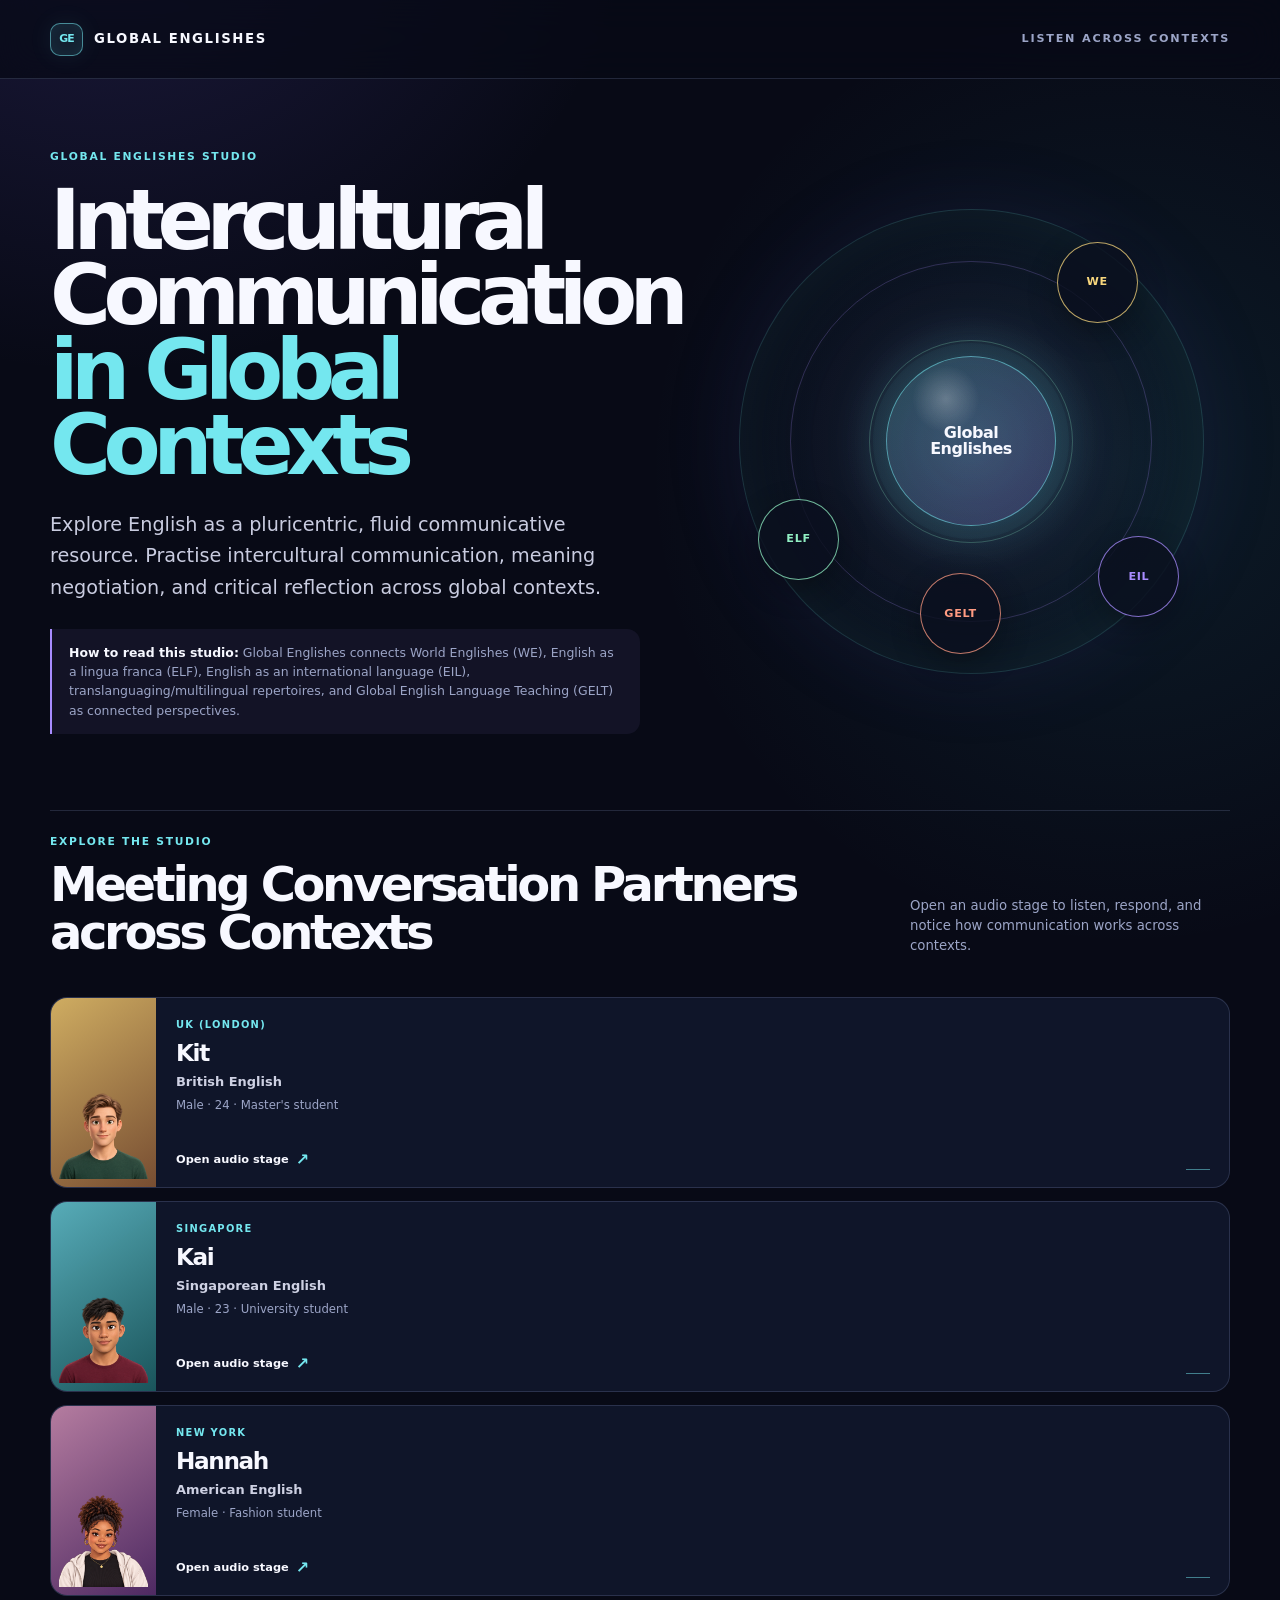
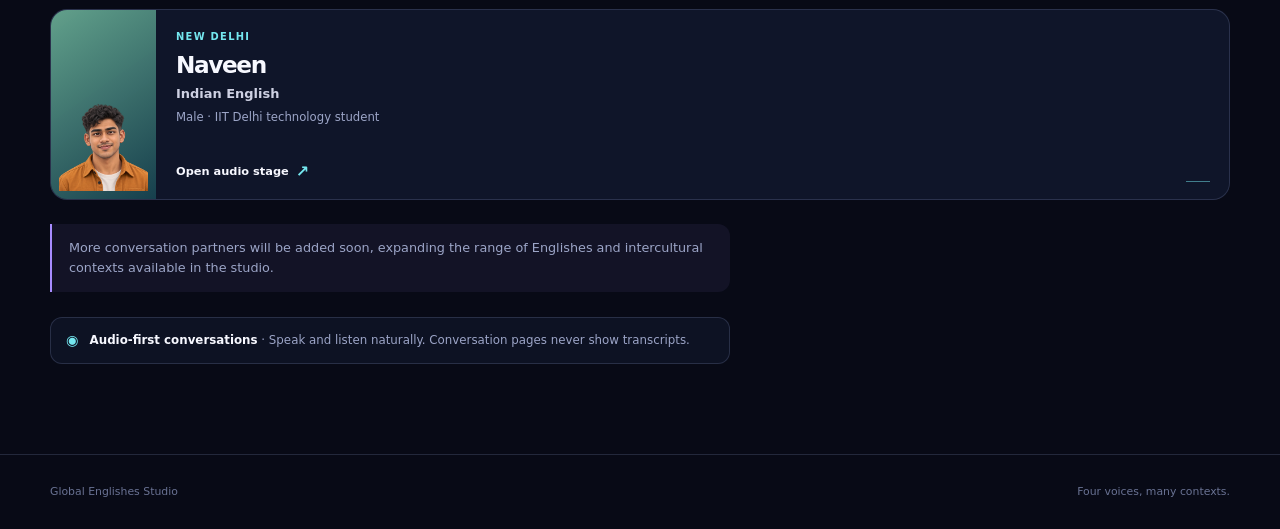
<file: apps/model1_web/static/index.html>
<!doctype html>
<html lang="en">
<head>
  <meta charset="utf-8">
  <meta name="viewport" content="width=device-width, initial-scale=1">
  <meta name="description" content="Explore Global Englishes through four audio-first learning personas.">
  <title>Global Englishes</title>
  <link rel="stylesheet" href="styles.css">
  <script src="portal.js" defer></script>
</head>
<body>
  <a class="skip-link" href="#main-content">Skip to conversation partners</a>

  <header class="site-header">
    <div class="shell header-inner">
      <a class="wordmark" href="./" aria-label="Global Englishes home">
        <span class="wordmark-mark" aria-hidden="true">GE</span>
        <span>Global Englishes</span>
      </a>
      <p class="header-tagline">Listen across contexts</p>
    </div>
  </header>

  <main id="main-content">
    <section class="hero shell" aria-labelledby="page-title">
      <div class="hero-copy">
        <p class="eyebrow">Global Englishes Studio</p>
        <h1 id="page-title" aria-label="Intercultural Communication in Global Contexts">Intercultural Communication <span>in Global Contexts</span></h1>
        <p class="hero-intro">
          Explore English as a pluricentric, fluid communicative resource. Practise
          intercultural communication, meaning negotiation, and critical reflection
          across global contexts.
        </p>
        <p class="category-note">
          <strong>How to read this studio:</strong> Global Englishes connects World Englishes
          (WE), English as a lingua franca (ELF), English as an international language (EIL),
          translanguaging/multilingual repertoires, and Global English Language Teaching
          (GELT) as connected perspectives.
        </p>
      </div>
      <div class="hero-orbit" aria-hidden="true">
        <span class="orbit orbit-we">WE</span>
        <span class="orbit orbit-elf">ELF</span>
        <span class="orbit orbit-eil">EIL</span>
        <span class="orbit orbit-gelt">GELT</span>
        <span class="orbit-center">Global<br>Englishes</span>
      </div>
    </section>

    <section class="portal shell" aria-labelledby="explore-heading">
      <div class="section-heading">
        <div>
          <p class="eyebrow">Explore the studio</p>
          <h2 id="explore-heading">Meeting Conversation Partners across Contexts</h2>
        </div>
        <p class="section-description">Open an audio stage to listen, respond, and notice how communication works across contexts.</p>
      </div>

      <div class="persona-grid" aria-label="Global Englishes conversation partners">
        <a class="persona-card" data-persona-id="deepgram_kit" href="/personas/deepgram-kit/">
          <img class="persona-card-image card-image-kit" src="./avatars/kit.png" alt="">
          <span class="persona-card-content">
            <span class="persona-location">UK (London)</span>
            <span class="persona-name">Kit</span>
            <span class="persona-variety">British English</span>
            <span class="persona-context">Male · 24 · Master's student</span>
            <span class="persona-link">Open audio stage <span aria-hidden="true">↗</span></span>
          </span>
        </a>
        <a class="persona-card" data-persona-id="deepgram_kai" href="/personas/deepgram-kai/">
          <img class="persona-card-image card-image-kai" src="./avatars/kai.png" alt="">
          <span class="persona-card-content">
            <span class="persona-location">Singapore</span>
            <span class="persona-name">Kai</span>
            <span class="persona-variety">Singaporean English</span>
            <span class="persona-context">Male · 23 · University student</span>
            <span class="persona-link">Open audio stage <span aria-hidden="true">↗</span></span>
          </span>
        </a>
        <a class="persona-card" data-persona-id="deepgram_hannah" href="/personas/deepgram-hannah/">
          <img class="persona-card-image card-image-hannah" src="./avatars/hannah.png" alt="">
          <span class="persona-card-content">
            <span class="persona-location">New York</span>
            <span class="persona-name">Hannah</span>
            <span class="persona-variety">American English</span>
            <span class="persona-context">Female · Fashion student</span>
            <span class="persona-link">Open audio stage <span aria-hidden="true">↗</span></span>
          </span>
        </a>
        <a class="persona-card" data-persona-id="deepgram_naveen" href="/personas/deepgram-naveen/">
          <img class="persona-card-image card-image-naveen" src="./avatars/naveen.png" alt="">
          <span class="persona-card-content">
            <span class="persona-location">New Delhi</span>
            <span class="persona-name">Naveen</span>
            <span class="persona-variety">Indian English</span>
            <span class="persona-context">Male · IIT Delhi technology student</span>
            <span class="persona-link">Open audio stage <span aria-hidden="true">↗</span></span>
          </span>
        </a>
      </div>

      <p class="coming-soon-note">More conversation partners will be added soon, expanding the range of Englishes and intercultural contexts available in the studio.</p>

      <p class="audio-note" role="note"><span class="audio-note-icon" aria-hidden="true">◉</span><span><strong>Audio-first conversations</strong> · Speak and listen naturally. Conversation pages never show transcripts.</span></p>
    </section>
  </main>

  <footer class="site-footer">
    <div class="shell footer-inner">
      <p>Global Englishes Studio</p>
      <p>Four voices, many contexts.</p>
    </div>
  </footer>
</body>
</html>
</file>
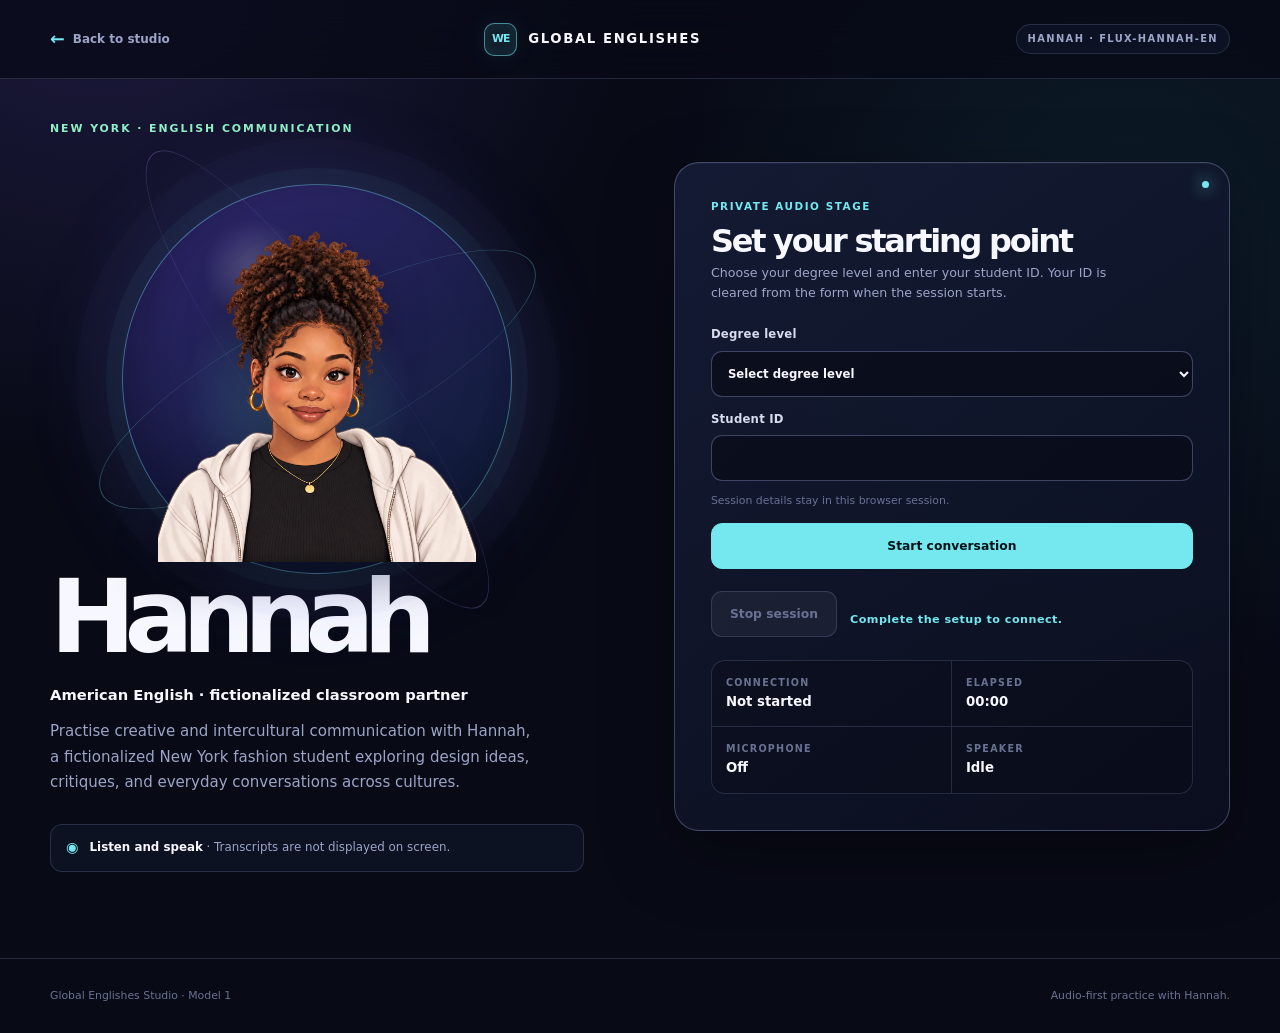
<file: apps/model1_web/static/personas/deepgram-hannah/index.html>
<!doctype html>
<html lang="en-US">
<head>
  <meta charset="utf-8">
  <meta name="viewport" content="width=device-width, initial-scale=1">
  <meta name="description" content="Audio-first conversation practice with Hannah in American English.">
  <title>Hannah · Global Englishes</title>
  <link rel="stylesheet" href="../../styles.css">
  <script src="../../persona.js" defer></script>
</head>
<body data-persona-id="deepgram_hannah" data-display-name="Hannah" data-voice-id="flux-hannah-en" data-input-sample-rate="48000" data-apps-script-url="" data-model-id="model_1_deepgram_agent">
  <a class="skip-link" href="#session-panel">Skip to session controls</a>

  <header class="site-header persona-header">
    <div class="shell header-inner">
      <a class="back-link" href="../../index.html"><span aria-hidden="true">←</span> Back to studio</a>
      <a class="wordmark" href="../../index.html" aria-label="Global Englishes home">
        <span class="wordmark-mark" aria-hidden="true">WE</span>
        <span>Global Englishes</span>
      </a>
      <span class="voice-label">Hannah · flux-hannah-en</span>
    </div>
  </header>

  <main id="main-content" class="shell conversation-page">
    <div class="audio-stage">
      <section class="identity-panel" aria-labelledby="page-title">
        <p class="identity-kicker">New York · English communication</p>
        <div class="persona-orb persona-avatar" aria-hidden="true">
          <img src="../../avatars/hannah.png" alt="" class="persona-avatar-image">
        </div>
        <div class="identity-heading">
          <h1 id="page-title" data-persona-display>Hannah</h1>
        </div>
        <p class="identity-meta">American English · fictionalized classroom partner</p>
        <p class="identity-copy">Practise creative and intercultural communication with Hannah, a fictionalized New York fashion student exploring design ideas, critiques, and everyday conversations across cultures.</p>
        <p class="audio-note audio-note-stage" role="note"><span class="audio-note-icon" aria-hidden="true">◉</span><span><strong>Listen and speak</strong> · Transcripts are not displayed on screen.</span></p>
      </section>

      <section id="session-panel" class="session-panel" aria-labelledby="controls-heading">
        <p class="session-label">Private audio stage</p>
        <h2 id="controls-heading">Set your starting point</h2>
        <p class="session-copy">Choose your degree level and enter your student ID. Your ID is cleared from the form when the session starts.</p>

        <form id="onboarding-form" class="onboarding-form" novalidate>
          <label class="field-label" for="degree-level">Degree level
            <select id="degree-level" class="field-control" name="degree-level" required>
              <option value="">Select degree level</option>
              <option value="undergraduate">Undergraduate</option>
              <option value="graduate">Graduate</option>
            </select>
          </label>
          <label class="field-label" for="student-id">Student ID
            <input id="student-id" class="field-control" name="student-id" type="text" autocomplete="off" maxlength="128" required>
          </label>
          <p class="form-note">Session details stay in this browser session.</p>
          <button id="start-button" class="conversation-button" type="submit">Start conversation</button>
        </form>

        <div class="session-control-row">
          <button id="stop-button" class="conversation-button stop-button" type="button" disabled>Stop session</button>
          <p id="status" class="stage-status" role="status">Complete the setup to connect.</p>
        </div>

        <div class="status-grid" aria-live="polite" aria-label="Conversation status">
          <div class="status-item"><span class="status-label">Connection</span><strong id="connection-state" class="status-value">Not started</strong></div>
          <div class="status-item"><span class="status-label">Elapsed</span><time id="elapsed" class="status-value" datetime="PT0S">00:00</time></div>
          <div class="status-item"><span class="status-label">Microphone</span><strong id="microphone-state" class="status-value">Off</strong></div>
          <div class="status-item"><span class="status-label">Speaker</span><strong id="speaker-state" class="status-value">Idle</strong></div>
        </div>
        <audio id="audio-player" hidden preload="none" aria-label="Hannah audio response"></audio>
        <p id="error-message" class="error-message" role="alert" hidden></p>
      </section>
    </div>
  </main>

  <footer class="site-footer">
    <div class="shell footer-inner">
      <p>Global Englishes Studio · Model 1</p>
      <p>Audio-first practice with Hannah.</p>
    </div>
  </footer>
</body>
</html>
</file>
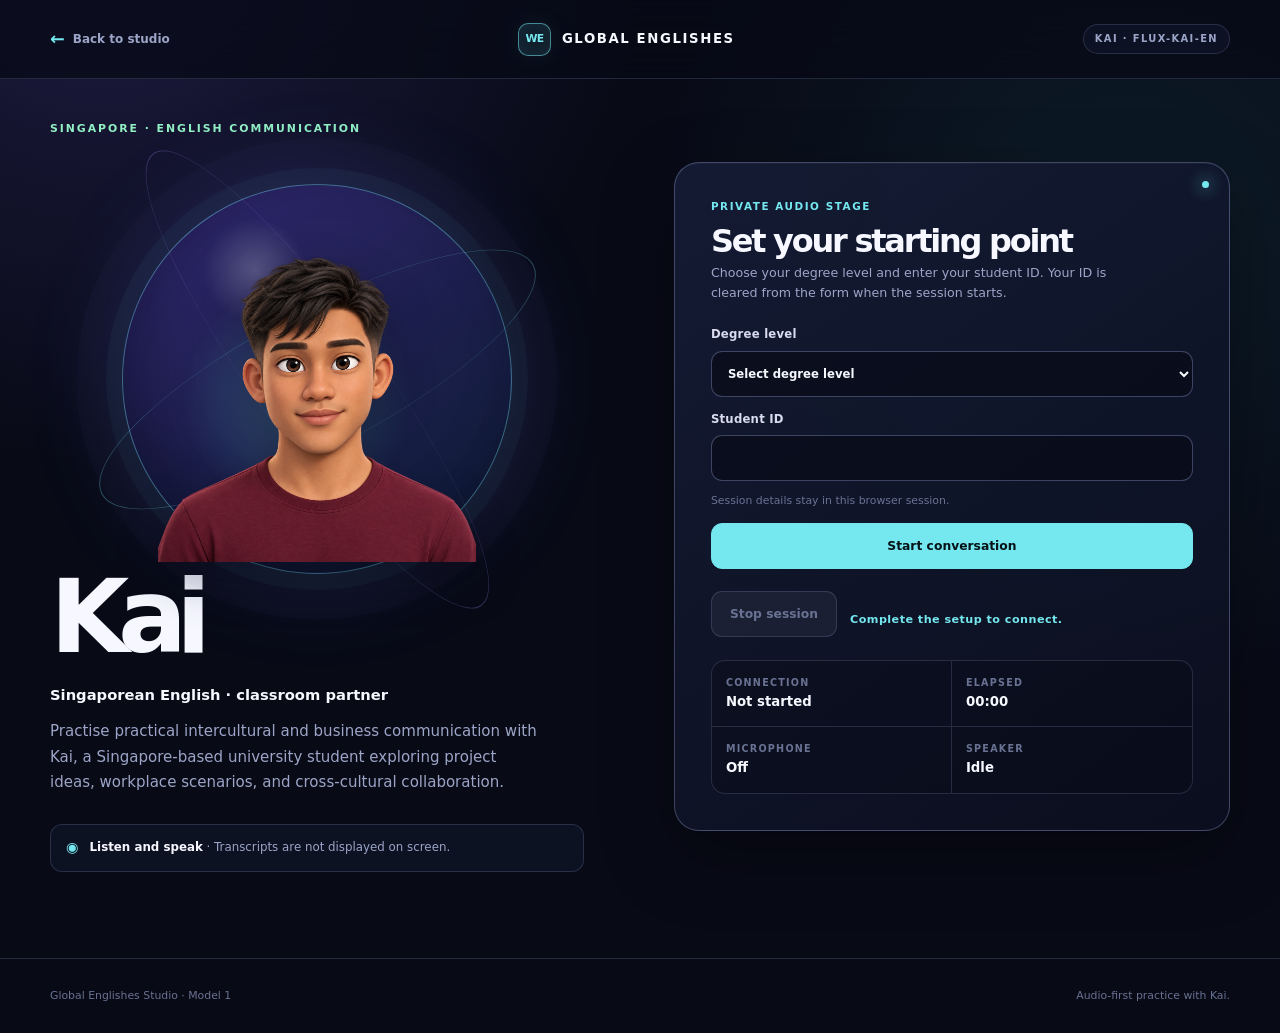
<file: apps/model1_web/static/personas/deepgram-kai/index.html>
<!doctype html>
<html lang="en-SG">
<head>
  <meta charset="utf-8">
  <meta name="viewport" content="width=device-width, initial-scale=1">
  <meta name="description" content="Audio-first conversation practice with Kai in Singaporean English.">
  <title>Kai · Global Englishes</title>
  <link rel="stylesheet" href="../../styles.css">
  <script src="../../persona.js" defer></script>
</head>
<body data-persona-id="deepgram_kai" data-display-name="Kai" data-voice-id="flux-kai-en" data-input-sample-rate="48000" data-apps-script-url="https://script.google.com/macros/s/AKfycbyAISQ13C6QPgLMTydywqnFI_HvqjLpdM-Rj7RYiOAl6A-iKMuwG9JR-QJ1hrxvtwAqNw/exec" data-model-id="model_1_deepgram_agent">
  <a class="skip-link" href="#session-panel">Skip to session controls</a>

  <header class="site-header persona-header">
    <div class="shell header-inner">
      <a class="back-link" href="../../index.html"><span aria-hidden="true">←</span> Back to studio</a>
      <a class="wordmark" href="../../index.html" aria-label="Global Englishes home">
        <span class="wordmark-mark" aria-hidden="true">WE</span>
        <span>Global Englishes</span>
      </a>
      <span class="voice-label">Kai · flux-kai-en</span>
    </div>
  </header>

  <main id="main-content" class="shell conversation-page">
    <div class="audio-stage">
      <section class="identity-panel" aria-labelledby="page-title">
        <p class="identity-kicker">Singapore · English communication</p>
        <div class="persona-orb persona-avatar" aria-hidden="true">
          <img src="../../avatars/kai.png" alt="" class="persona-avatar-image">
        </div>
        <div class="identity-heading">
          <h1 id="page-title" data-persona-display>Kai</h1>
        </div>
        <p class="identity-meta">Singaporean English · classroom partner</p>
        <p class="identity-copy">Practise practical intercultural and business communication with Kai, a Singapore-based university student exploring project ideas, workplace scenarios, and cross-cultural collaboration.</p>
        <p class="audio-note audio-note-stage" role="note"><span class="audio-note-icon" aria-hidden="true">◉</span><span><strong>Listen and speak</strong> · Transcripts are not displayed on screen.</span></p>
      </section>

      <section id="session-panel" class="session-panel" aria-labelledby="controls-heading">
        <p class="session-label">Private audio stage</p>
        <h2 id="controls-heading">Set your starting point</h2>
        <p class="session-copy">Choose your degree level and enter your student ID. Your ID is cleared from the form when the session starts.</p>

        <form id="onboarding-form" class="onboarding-form" novalidate>
          <label class="field-label" for="degree-level">Degree level
            <select id="degree-level" class="field-control" name="degree-level" required>
              <option value="">Select degree level</option>
              <option value="undergraduate">Undergraduate</option>
              <option value="graduate">Graduate</option>
            </select>
          </label>
          <label class="field-label" for="student-id">Student ID
            <input id="student-id" class="field-control" name="student-id" type="text" autocomplete="off" maxlength="128" required>
          </label>
          <p class="form-note">Session details stay in this browser session.</p>
          <button id="start-button" class="conversation-button" type="submit">Start conversation</button>
        </form>

        <div class="session-control-row">
          <button id="stop-button" class="conversation-button stop-button" type="button" disabled>Stop session</button>
          <p id="status" class="stage-status" role="status">Complete the setup to connect.</p>
        </div>

        <div class="status-grid" aria-live="polite" aria-label="Conversation status">
          <div class="status-item"><span class="status-label">Connection</span><strong id="connection-state" class="status-value">Not started</strong></div>
          <div class="status-item"><span class="status-label">Elapsed</span><time id="elapsed" class="status-value" datetime="PT0S">00:00</time></div>
          <div class="status-item"><span class="status-label">Microphone</span><strong id="microphone-state" class="status-value">Off</strong></div>
          <div class="status-item"><span class="status-label">Speaker</span><strong id="speaker-state" class="status-value">Idle</strong></div>
        </div>
        <audio id="audio-player" hidden preload="none" aria-label="Kai audio response"></audio>
        <p id="error-message" class="error-message" role="alert" hidden></p>
      </section>
    </div>
  </main>

  <footer class="site-footer">
    <div class="shell footer-inner">
      <p>Global Englishes Studio · Model 1</p>
      <p>Audio-first practice with Kai.</p>
    </div>
  </footer>
</body>
</html>
</file>
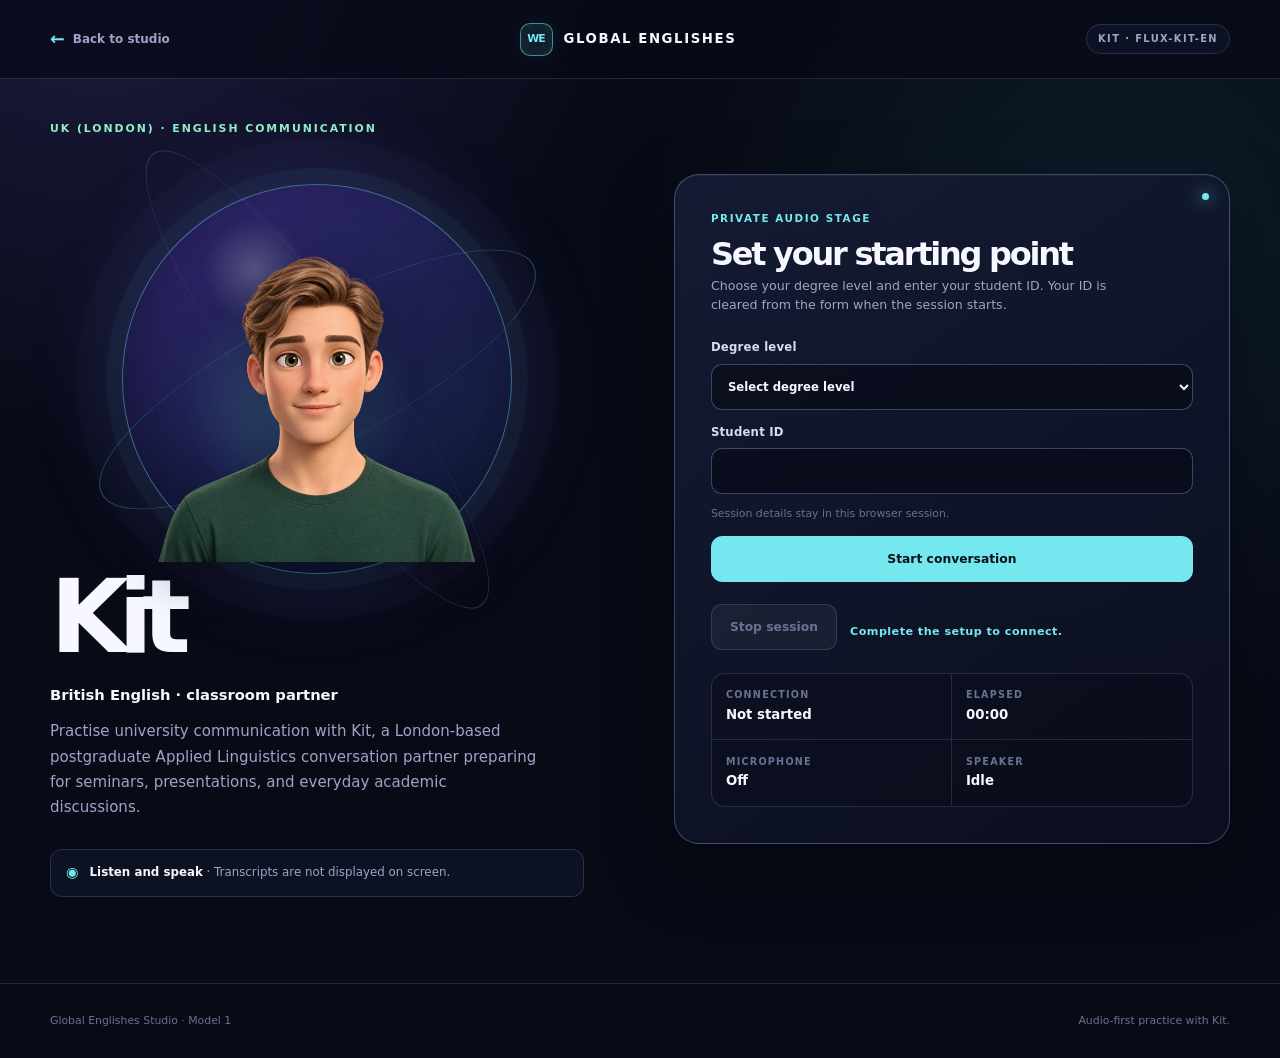
<file: apps/model1_web/static/personas/deepgram-kit/index.html>
<!doctype html>
<html lang="en-GB">
<head>
  <meta charset="utf-8">
  <meta name="viewport" content="width=device-width, initial-scale=1">
  <meta name="description" content="Audio-first conversation practice with Kit in British English.">
  <title>Kit · Global Englishes</title>
  <link rel="stylesheet" href="../../styles.css">
  <script src="../../persona.js" defer></script>
</head>
<body data-persona-id="deepgram_kit" data-display-name="Kit" data-voice-id="flux-kit-en" data-input-sample-rate="48000" data-apps-script-url="https://script.google.com/macros/s/AKfycbyAISQ13C6QPgLMTydywqnFI_HvqjLpdM-Rj7RYiOAl6A-iKMuwG9JR-QJ1hrxvtwAqNw/exec" data-model-id="model_1_deepgram_agent">
  <a class="skip-link" href="#session-panel">Skip to session controls</a>

  <header class="site-header persona-header">
    <div class="shell header-inner">
      <a class="back-link" href="../../index.html"><span aria-hidden="true">←</span> Back to studio</a>
      <a class="wordmark" href="../../index.html" aria-label="Global Englishes home">
        <span class="wordmark-mark" aria-hidden="true">WE</span>
        <span>Global Englishes</span>
      </a>
      <span class="voice-label">Kit · flux-kit-en</span>
    </div>
  </header>

  <main id="main-content" class="shell conversation-page">
    <div class="audio-stage">
      <section class="identity-panel" aria-labelledby="page-title">
        <p class="identity-kicker">UK (London) · English communication</p>
        <div class="persona-orb persona-avatar" aria-hidden="true">
          <img src="../../avatars/kit.png" alt="" class="persona-avatar-image">
        </div>
        <div class="identity-heading">
          <h1 id="page-title" data-persona-display>Kit</h1>
        </div>
        <p class="identity-meta">British English · classroom partner</p>
        <p class="identity-copy">Practise university communication with Kit, a London-based postgraduate Applied Linguistics conversation partner preparing for seminars, presentations, and everyday academic discussions.</p>
        <p class="audio-note audio-note-stage" role="note"><span class="audio-note-icon" aria-hidden="true">◉</span><span><strong>Listen and speak</strong> · Transcripts are not displayed on screen.</span></p>
      </section>

      <section id="session-panel" class="session-panel" aria-labelledby="controls-heading">
        <p class="session-label">Private audio stage</p>
        <h2 id="controls-heading">Set your starting point</h2>
        <p class="session-copy">Choose your degree level and enter your student ID. Your ID is cleared from the form when the session starts.</p>

        <form id="onboarding-form" class="onboarding-form" novalidate>
          <label class="field-label" for="degree-level">Degree level
            <select id="degree-level" class="field-control" name="degree-level" required>
              <option value="">Select degree level</option>
              <option value="undergraduate">Undergraduate</option>
              <option value="graduate">Graduate</option>
            </select>
          </label>
          <label class="field-label" for="student-id">Student ID
            <input id="student-id" class="field-control" name="student-id" type="text" autocomplete="off" maxlength="128" required>
          </label>
          <p class="form-note">Session details stay in this browser session.</p>
          <button id="start-button" class="conversation-button" type="submit">Start conversation</button>
        </form>

        <div class="session-control-row">
          <button id="stop-button" class="conversation-button stop-button" type="button" disabled>Stop session</button>
          <p id="status" class="stage-status" role="status">Complete the setup to connect.</p>
        </div>

        <div class="status-grid" aria-live="polite" aria-label="Conversation status">
          <div class="status-item"><span class="status-label">Connection</span><strong id="connection-state" class="status-value">Not started</strong></div>
          <div class="status-item"><span class="status-label">Elapsed</span><time id="elapsed" class="status-value" datetime="PT0S">00:00</time></div>
          <div class="status-item"><span class="status-label">Microphone</span><strong id="microphone-state" class="status-value">Off</strong></div>
          <div class="status-item"><span class="status-label">Speaker</span><strong id="speaker-state" class="status-value">Idle</strong></div>
        </div>
        <audio id="audio-player" hidden preload="none" aria-label="Kit audio response"></audio>
        <p id="error-message" class="error-message" role="alert" hidden></p>
      </section>
    </div>
  </main>

  <footer class="site-footer">
    <div class="shell footer-inner">
      <p>Global Englishes Studio · Model 1</p>
      <p>Audio-first practice with Kit.</p>
    </div>
  </footer>
</body>
</html>
</file>
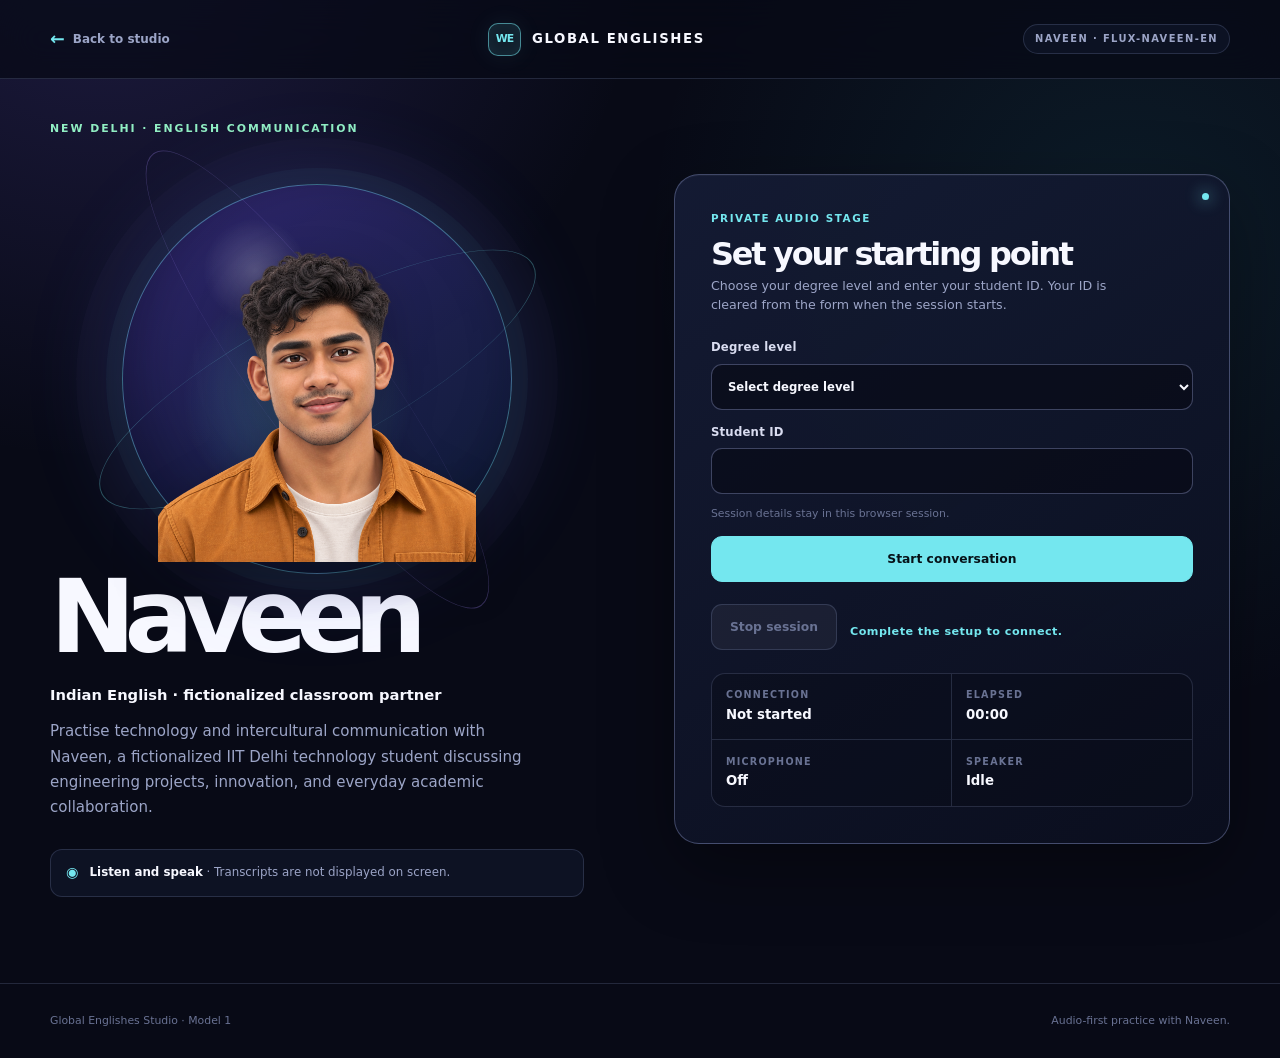
<file: apps/model1_web/static/personas/deepgram-naveen/index.html>
<!doctype html>
<html lang="en-IN">
<head>
  <meta charset="utf-8">
  <meta name="viewport" content="width=device-width, initial-scale=1">
  <meta name="description" content="Audio-first conversation practice with Naveen in Indian English.">
  <title>Naveen · Global Englishes</title>
  <link rel="stylesheet" href="../../styles.css">
  <script src="../../persona.js" defer></script>
</head>
<body data-persona-id="deepgram_naveen" data-display-name="Naveen" data-voice-id="flux-naveen-en" data-input-sample-rate="48000" data-apps-script-url="" data-model-id="model_1_deepgram_agent">
  <a class="skip-link" href="#session-panel">Skip to session controls</a>

  <header class="site-header persona-header">
    <div class="shell header-inner">
      <a class="back-link" href="../../index.html"><span aria-hidden="true">←</span> Back to studio</a>
      <a class="wordmark" href="../../index.html" aria-label="Global Englishes home">
        <span class="wordmark-mark" aria-hidden="true">WE</span>
        <span>Global Englishes</span>
      </a>
      <span class="voice-label">Naveen · flux-naveen-en</span>
    </div>
  </header>

  <main id="main-content" class="shell conversation-page">
    <div class="audio-stage">
      <section class="identity-panel" aria-labelledby="page-title">
        <p class="identity-kicker">New Delhi · English communication</p>
        <div class="persona-orb persona-avatar" aria-hidden="true">
          <img src="../../avatars/naveen.png" alt="" class="persona-avatar-image">
        </div>
        <div class="identity-heading">
          <h1 id="page-title" data-persona-display>Naveen</h1>
        </div>
        <p class="identity-meta">Indian English · fictionalized classroom partner</p>
        <p class="identity-copy">Practise technology and intercultural communication with Naveen, a fictionalized IIT Delhi technology student discussing engineering projects, innovation, and everyday academic collaboration.</p>
        <p class="audio-note audio-note-stage" role="note"><span class="audio-note-icon" aria-hidden="true">◉</span><span><strong>Listen and speak</strong> · Transcripts are not displayed on screen.</span></p>
      </section>

      <section id="session-panel" class="session-panel" aria-labelledby="controls-heading">
        <p class="session-label">Private audio stage</p>
        <h2 id="controls-heading">Set your starting point</h2>
        <p class="session-copy">Choose your degree level and enter your student ID. Your ID is cleared from the form when the session starts.</p>

        <form id="onboarding-form" class="onboarding-form" novalidate>
          <label class="field-label" for="degree-level">Degree level
            <select id="degree-level" class="field-control" name="degree-level" required>
              <option value="">Select degree level</option>
              <option value="undergraduate">Undergraduate</option>
              <option value="graduate">Graduate</option>
            </select>
          </label>
          <label class="field-label" for="student-id">Student ID
            <input id="student-id" class="field-control" name="student-id" type="text" autocomplete="off" maxlength="128" required>
          </label>
          <p class="form-note">Session details stay in this browser session.</p>
          <button id="start-button" class="conversation-button" type="submit">Start conversation</button>
        </form>

        <div class="session-control-row">
          <button id="stop-button" class="conversation-button stop-button" type="button" disabled>Stop session</button>
          <p id="status" class="stage-status" role="status">Complete the setup to connect.</p>
        </div>

        <div class="status-grid" aria-live="polite" aria-label="Conversation status">
          <div class="status-item"><span class="status-label">Connection</span><strong id="connection-state" class="status-value">Not started</strong></div>
          <div class="status-item"><span class="status-label">Elapsed</span><time id="elapsed" class="status-value" datetime="PT0S">00:00</time></div>
          <div class="status-item"><span class="status-label">Microphone</span><strong id="microphone-state" class="status-value">Off</strong></div>
          <div class="status-item"><span class="status-label">Speaker</span><strong id="speaker-state" class="status-value">Idle</strong></div>
        </div>
        <audio id="audio-player" hidden preload="none" aria-label="Naveen audio response"></audio>
        <p id="error-message" class="error-message" role="alert" hidden></p>
      </section>
    </div>
  </main>

  <footer class="site-footer">
    <div class="shell footer-inner">
      <p>Global Englishes Studio · Model 1</p>
      <p>Audio-first practice with Naveen.</p>
    </div>
  </footer>
</body>
</html>
</file>
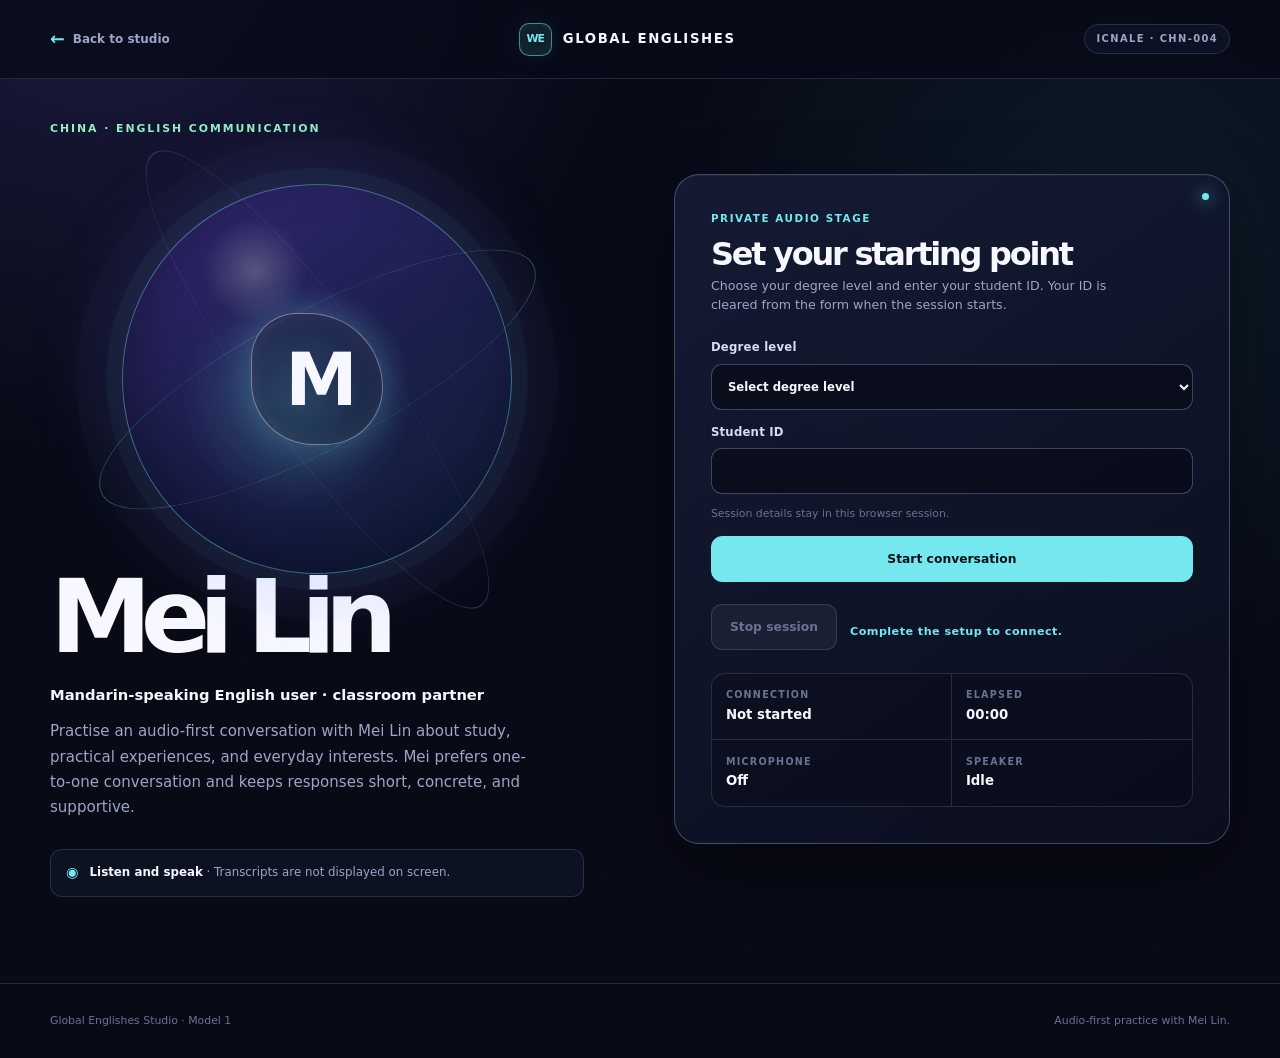
<file: apps/model1_web/static/personas/icnale-chn-004/index.html>
<!doctype html>
<html lang="en">
<head>
  <meta charset="utf-8">
  <meta name="viewport" content="width=device-width, initial-scale=1">
  <meta name="description" content="Audio-first conversation practice with Mei Lin in Mandarin / China.">
  <title>Mei Lin · Global Englishes</title>
  <link rel="stylesheet" href="../../styles.css">
  <script src="../../persona.js" defer></script>
</head>
<body data-persona-id="icnale_chn_004_student" data-display-name="Mei Lin" data-voice-id="icnale_chn_004_student_voice">
  <a class="skip-link" href="#session-panel">Skip to session controls</a>

  <header class="site-header persona-header">
    <div class="shell header-inner">
      <a class="back-link" href="../../index.html"><span aria-hidden="true">←</span> Back to studio</a>
      <a class="wordmark" href="../../index.html" aria-label="Global Englishes home">
        <span class="wordmark-mark" aria-hidden="true">WE</span>
        <span>Global Englishes</span>
      </a>
      <span class="voice-label">ICNALE · CHN-004</span>
    </div>
  </header>

  <main id="main-content" class="shell conversation-page">
    <div class="audio-stage">
      <section class="identity-panel" aria-labelledby="page-title">
        <p class="identity-kicker">China · English communication</p>
        <div class="persona-orb" aria-hidden="true"><span class="orb-monogram">M</span></div>
        <div class="identity-heading">
          <h1 id="page-title" data-persona-display>Mei Lin</h1>
        </div>
        <p class="identity-meta">Mandarin-speaking English user · classroom partner</p>
        <p class="identity-copy">Practise an audio-first conversation with Mei Lin about study, practical experiences, and everyday interests. Mei prefers one-to-one conversation and keeps responses short, concrete, and supportive.</p>
        <p class="audio-note audio-note-stage" role="note"><span class="audio-note-icon" aria-hidden="true">◉</span><span><strong>Listen and speak</strong> · Transcripts are not displayed on screen.</span></p>
      </section>

      <section id="session-panel" class="session-panel" aria-labelledby="controls-heading">
        <p class="session-label">Private audio stage</p>
        <h2 id="controls-heading">Set your starting point</h2>
        <p class="session-copy">Choose your degree level and enter your student ID. Your ID is cleared from the form when the session starts.</p>

        <form id="onboarding-form" class="onboarding-form" novalidate>
          <label class="field-label" for="degree-level">Degree level
            <select id="degree-level" class="field-control" name="degree-level" required>
              <option value="">Select degree level</option>
              <option value="undergraduate">Undergraduate</option>
              <option value="graduate">Graduate</option>
            </select>
          </label>
          <label class="field-label" for="student-id">Student ID
            <input id="student-id" class="field-control" name="student-id" type="text" autocomplete="off" maxlength="128" required>
          </label>
          <p class="form-note">Session details stay in this browser session.</p>
          <button id="start-button" class="conversation-button" type="submit">Start conversation</button>
        </form>

        <div class="session-control-row">
          <button id="stop-button" class="conversation-button stop-button" type="button" disabled>Stop session</button>
          <p id="status" class="stage-status" role="status">Complete the setup to connect.</p>
        </div>

        <div class="status-grid" aria-live="polite" aria-label="Conversation status">
          <div class="status-item"><span class="status-label">Connection</span><strong id="connection-state" class="status-value">Not started</strong></div>
          <div class="status-item"><span class="status-label">Elapsed</span><time id="elapsed" class="status-value" datetime="PT0S">00:00</time></div>
          <div class="status-item"><span class="status-label">Microphone</span><strong id="microphone-state" class="status-value">Off</strong></div>
          <div class="status-item"><span class="status-label">Speaker</span><strong id="speaker-state" class="status-value">Idle</strong></div>
        </div>
        <audio id="audio-player" hidden preload="none" aria-label="Mei Lin audio response"></audio>
        <p id="error-message" class="error-message" role="alert" hidden></p>
      </section>
    </div>
  </main>

  <footer class="site-footer">
    <div class="shell footer-inner">
      <p>Global Englishes Studio · Model 1</p>
      <p>Audio-first practice with Mei Lin.</p>
    </div>
  </footer>
</body>
</html>
</file>
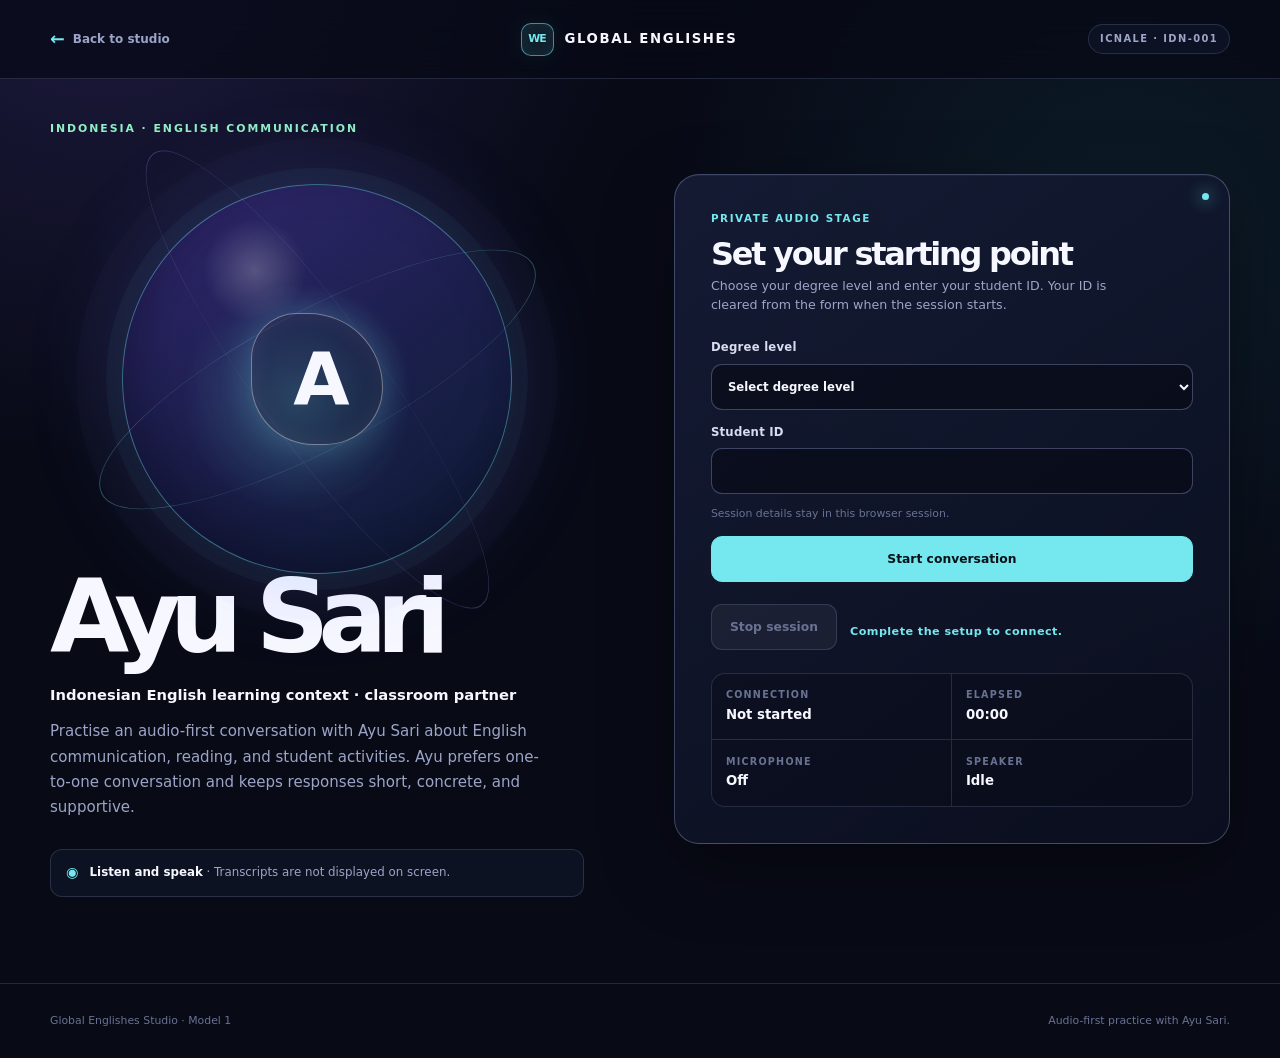
<file: apps/model1_web/static/personas/icnale-idn-001/index.html>
<!doctype html>
<html lang="en">
<head>
  <meta charset="utf-8">
  <meta name="viewport" content="width=device-width, initial-scale=1">
  <meta name="description" content="Audio-first conversation practice with Ayu Sari in Indonesian / Indonesia.">
  <title>Ayu Sari · Global Englishes</title>
  <link rel="stylesheet" href="../../styles.css">
  <script src="../../persona.js" defer></script>
</head>
<body data-persona-id="icnale_idn_001_student" data-display-name="Ayu Sari" data-voice-id="icnale_idn_001_student_voice">
  <a class="skip-link" href="#session-panel">Skip to session controls</a>

  <header class="site-header persona-header">
    <div class="shell header-inner">
      <a class="back-link" href="../../index.html"><span aria-hidden="true">←</span> Back to studio</a>
      <a class="wordmark" href="../../index.html" aria-label="Global Englishes home">
        <span class="wordmark-mark" aria-hidden="true">WE</span>
        <span>Global Englishes</span>
      </a>
      <span class="voice-label">ICNALE · IDN-001</span>
    </div>
  </header>

  <main id="main-content" class="shell conversation-page">
    <div class="audio-stage">
      <section class="identity-panel" aria-labelledby="page-title">
        <p class="identity-kicker">Indonesia · English communication</p>
        <div class="persona-orb" aria-hidden="true"><span class="orb-monogram">A</span></div>
        <div class="identity-heading">
          <h1 id="page-title" data-persona-display>Ayu Sari</h1>
        </div>
        <p class="identity-meta">Indonesian English learning context · classroom partner</p>
        <p class="identity-copy">Practise an audio-first conversation with Ayu Sari about English communication, reading, and student activities. Ayu prefers one-to-one conversation and keeps responses short, concrete, and supportive.</p>
        <p class="audio-note audio-note-stage" role="note"><span class="audio-note-icon" aria-hidden="true">◉</span><span><strong>Listen and speak</strong> · Transcripts are not displayed on screen.</span></p>
      </section>

      <section id="session-panel" class="session-panel" aria-labelledby="controls-heading">
        <p class="session-label">Private audio stage</p>
        <h2 id="controls-heading">Set your starting point</h2>
        <p class="session-copy">Choose your degree level and enter your student ID. Your ID is cleared from the form when the session starts.</p>

        <form id="onboarding-form" class="onboarding-form" novalidate>
          <label class="field-label" for="degree-level">Degree level
            <select id="degree-level" class="field-control" name="degree-level" required>
              <option value="">Select degree level</option>
              <option value="undergraduate">Undergraduate</option>
              <option value="graduate">Graduate</option>
            </select>
          </label>
          <label class="field-label" for="student-id">Student ID
            <input id="student-id" class="field-control" name="student-id" type="text" autocomplete="off" maxlength="128" required>
          </label>
          <p class="form-note">Session details stay in this browser session.</p>
          <button id="start-button" class="conversation-button" type="submit">Start conversation</button>
        </form>

        <div class="session-control-row">
          <button id="stop-button" class="conversation-button stop-button" type="button" disabled>Stop session</button>
          <p id="status" class="stage-status" role="status">Complete the setup to connect.</p>
        </div>

        <div class="status-grid" aria-live="polite" aria-label="Conversation status">
          <div class="status-item"><span class="status-label">Connection</span><strong id="connection-state" class="status-value">Not started</strong></div>
          <div class="status-item"><span class="status-label">Elapsed</span><time id="elapsed" class="status-value" datetime="PT0S">00:00</time></div>
          <div class="status-item"><span class="status-label">Microphone</span><strong id="microphone-state" class="status-value">Off</strong></div>
          <div class="status-item"><span class="status-label">Speaker</span><strong id="speaker-state" class="status-value">Idle</strong></div>
        </div>
        <audio id="audio-player" hidden preload="none" aria-label="Ayu Sari audio response"></audio>
        <p id="error-message" class="error-message" role="alert" hidden></p>
      </section>
    </div>
  </main>

  <footer class="site-footer">
    <div class="shell footer-inner">
      <p>Global Englishes Studio · Model 1</p>
      <p>Audio-first practice with Ayu Sari.</p>
    </div>
  </footer>
</body>
</html>
</file>
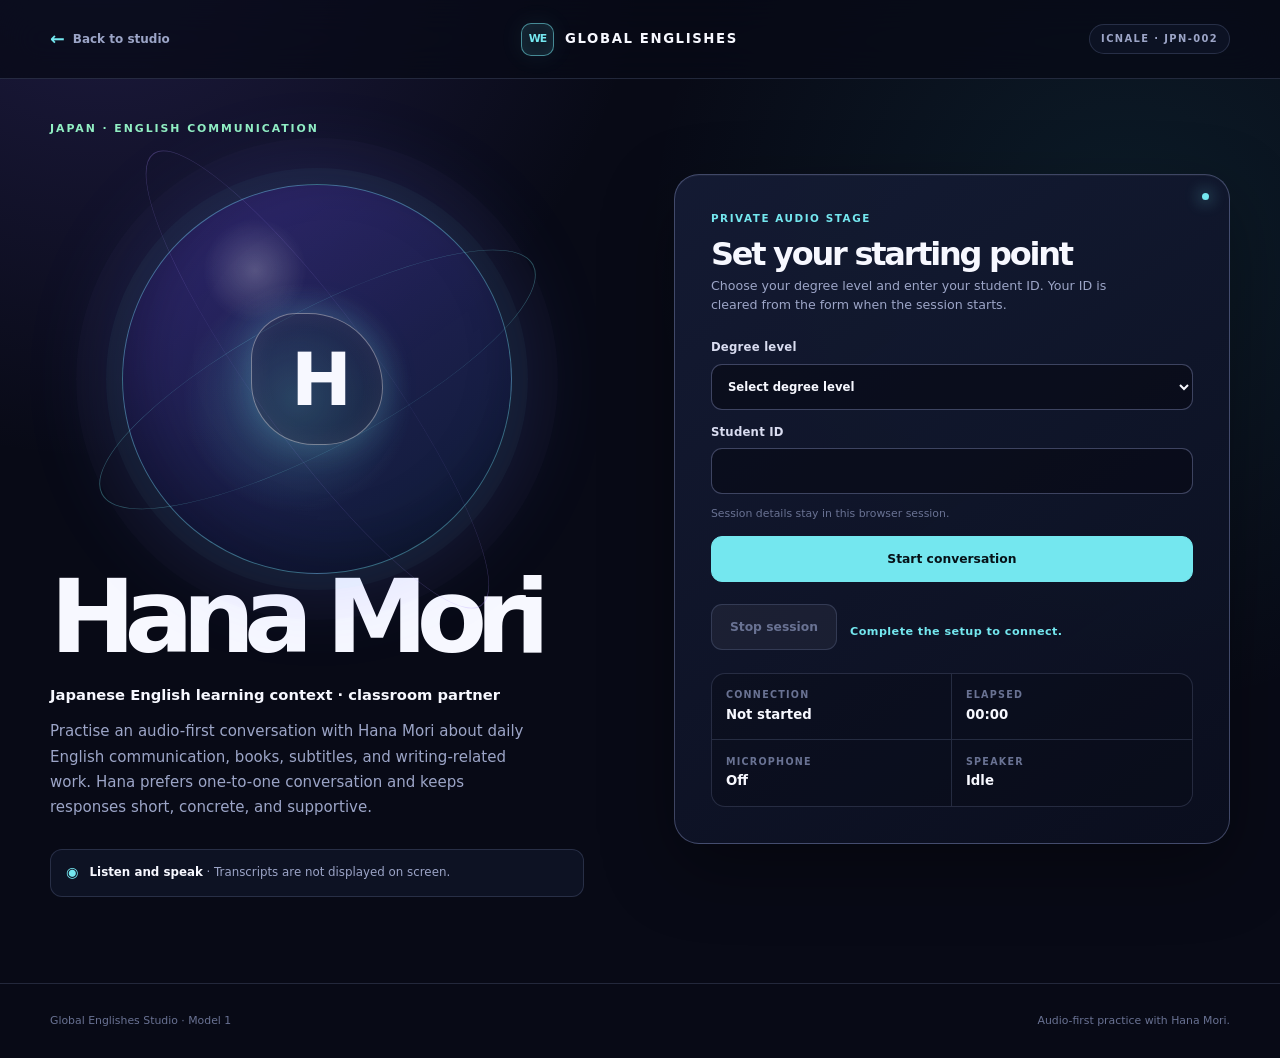
<file: apps/model1_web/static/personas/icnale-jpn-002/index.html>
<!doctype html>
<html lang="en">
<head>
  <meta charset="utf-8">
  <meta name="viewport" content="width=device-width, initial-scale=1">
  <meta name="description" content="Audio-first conversation practice with Hana Mori in Japanese / Japan.">
  <title>Hana Mori · Global Englishes</title>
  <link rel="stylesheet" href="../../styles.css">
  <script src="../../persona.js" defer></script>
</head>
<body data-persona-id="icnale_jpn_002_student" data-display-name="Hana Mori" data-voice-id="icnale_jpn_002_student_voice">
  <a class="skip-link" href="#session-panel">Skip to session controls</a>

  <header class="site-header persona-header">
    <div class="shell header-inner">
      <a class="back-link" href="../../index.html"><span aria-hidden="true">←</span> Back to studio</a>
      <a class="wordmark" href="../../index.html" aria-label="Global Englishes home">
        <span class="wordmark-mark" aria-hidden="true">WE</span>
        <span>Global Englishes</span>
      </a>
      <span class="voice-label">ICNALE · JPN-002</span>
    </div>
  </header>

  <main id="main-content" class="shell conversation-page">
    <div class="audio-stage">
      <section class="identity-panel" aria-labelledby="page-title">
        <p class="identity-kicker">Japan · English communication</p>
        <div class="persona-orb" aria-hidden="true"><span class="orb-monogram">H</span></div>
        <div class="identity-heading">
          <h1 id="page-title" data-persona-display>Hana Mori</h1>
        </div>
        <p class="identity-meta">Japanese English learning context · classroom partner</p>
        <p class="identity-copy">Practise an audio-first conversation with Hana Mori about daily English communication, books, subtitles, and writing-related work. Hana prefers one-to-one conversation and keeps responses short, concrete, and supportive.</p>
        <p class="audio-note audio-note-stage" role="note"><span class="audio-note-icon" aria-hidden="true">◉</span><span><strong>Listen and speak</strong> · Transcripts are not displayed on screen.</span></p>
      </section>

      <section id="session-panel" class="session-panel" aria-labelledby="controls-heading">
        <p class="session-label">Private audio stage</p>
        <h2 id="controls-heading">Set your starting point</h2>
        <p class="session-copy">Choose your degree level and enter your student ID. Your ID is cleared from the form when the session starts.</p>

        <form id="onboarding-form" class="onboarding-form" novalidate>
          <label class="field-label" for="degree-level">Degree level
            <select id="degree-level" class="field-control" name="degree-level" required>
              <option value="">Select degree level</option>
              <option value="undergraduate">Undergraduate</option>
              <option value="graduate">Graduate</option>
            </select>
          </label>
          <label class="field-label" for="student-id">Student ID
            <input id="student-id" class="field-control" name="student-id" type="text" autocomplete="off" maxlength="128" required>
          </label>
          <p class="form-note">Session details stay in this browser session.</p>
          <button id="start-button" class="conversation-button" type="submit">Start conversation</button>
        </form>

        <div class="session-control-row">
          <button id="stop-button" class="conversation-button stop-button" type="button" disabled>Stop session</button>
          <p id="status" class="stage-status" role="status">Complete the setup to connect.</p>
        </div>

        <div class="status-grid" aria-live="polite" aria-label="Conversation status">
          <div class="status-item"><span class="status-label">Connection</span><strong id="connection-state" class="status-value">Not started</strong></div>
          <div class="status-item"><span class="status-label">Elapsed</span><time id="elapsed" class="status-value" datetime="PT0S">00:00</time></div>
          <div class="status-item"><span class="status-label">Microphone</span><strong id="microphone-state" class="status-value">Off</strong></div>
          <div class="status-item"><span class="status-label">Speaker</span><strong id="speaker-state" class="status-value">Idle</strong></div>
        </div>
        <audio id="audio-player" hidden preload="none" aria-label="Hana Mori audio response"></audio>
        <p id="error-message" class="error-message" role="alert" hidden></p>
      </section>
    </div>
  </main>

  <footer class="site-footer">
    <div class="shell footer-inner">
      <p>Global Englishes Studio · Model 1</p>
      <p>Audio-first practice with Hana Mori.</p>
    </div>
  </footer>
</body>
</html>
</file>
<file: apps/model1_web/static/styles.css>
:root {
  color-scheme: dark;
  --ink: #f7f8ff;
  --muted: #9ca5c7;
  --dim: #697293;
  --bg: #080a16;
  --panel: #11162a;
  --panel-strong: #151c35;
  --panel-soft: rgba(17, 22, 42, .78);
  --line: rgba(181, 196, 255, .16);
  --line-strong: rgba(181, 196, 255, .3);
  --cyan: #74e7ef;
  --mint: #91efc3;
  --violet: #a88cff;
  --coral: #ff9b82;
  --yellow: #f8d77d;
  --shadow: 0 24px 70px rgba(0, 0, 0, .35);
  --shell: 1180px;
}

* {
  box-sizing: border-box;
}

html {
  min-width: 320px;
  scroll-behavior: smooth;
}

body {
  min-height: 100vh;
  margin: 0;
  color: var(--ink);
  background:
    radial-gradient(circle at 8% -8%, rgba(105, 86, 212, .23), transparent 34rem),
    radial-gradient(circle at 88% 22%, rgba(47, 183, 197, .1), transparent 30rem),
    var(--bg);
  font-family: Inter, ui-sans-serif, system-ui, -apple-system, BlinkMacSystemFont, "Segoe UI", sans-serif;
  line-height: 1.5;
  text-rendering: optimizeLegibility;
}

body::before {
  position: fixed;
  inset: 0;
  z-index: -1;
  pointer-events: none;
  content: "";
  opacity: .17;
  background-image: linear-gradient(rgba(255, 255, 255, .025) 1px, transparent 1px), linear-gradient(90deg, rgba(255, 255, 255, .025) 1px, transparent 1px);
  background-size: 48px 48px;
  mask-image: linear-gradient(to bottom, black, transparent 88%);
}

[hidden] {
  display: none !important;
}

button,
a,
input,
select {
  -webkit-tap-highlight-color: transparent;
}

button,
input,
select {
  font: inherit;
}

a {
  color: inherit;
}

.shell {
  width: min(calc(100% - 48px), var(--shell));
  margin-inline: auto;
}

.skip-link {
  position: fixed;
  top: 14px;
  left: 18px;
  z-index: 10;
  padding: 9px 13px;
  border: 1px solid var(--cyan);
  border-radius: 999px;
  color: #051015;
  background: var(--cyan);
  font-size: .78rem;
  font-weight: 800;
  text-decoration: none;
  transform: translateY(-180%);
  transition: transform .2s ease;
}

.skip-link:focus {
  transform: translateY(0);
}

.site-header {
  border-bottom: 1px solid var(--line);
  background: rgba(8, 10, 22, .74);
  backdrop-filter: blur(18px);
}

.header-inner {
  display: flex;
  min-height: 78px;
  align-items: center;
  justify-content: space-between;
  gap: 20px;
}

.wordmark {
  display: inline-flex;
  align-items: center;
  gap: 11px;
  color: var(--ink);
  font-size: .83rem;
  font-weight: 780;
  letter-spacing: .12em;
  text-decoration: none;
  text-transform: uppercase;
}

.wordmark-mark {
  display: grid;
  width: 33px;
  height: 33px;
  place-items: center;
  border: 1px solid rgba(116, 231, 239, .55);
  border-radius: 10px;
  color: var(--cyan);
  background: rgba(116, 231, 239, .08);
  box-shadow: inset 0 0 20px rgba(116, 231, 239, .08), 0 0 24px rgba(116, 231, 239, .08);
  font-size: .68rem;
  letter-spacing: -.08em;
}

.header-tagline {
  margin: 0;
  color: var(--muted);
  font-size: .7rem;
  font-weight: 650;
  letter-spacing: .16em;
  text-transform: uppercase;
}

.eyebrow {
  margin: 0;
  color: var(--cyan);
  font-size: .67rem;
  font-weight: 800;
  letter-spacing: .16em;
  text-transform: uppercase;
}

/* Portal */
.hero {
  display: grid;
  min-height: 590px;
  grid-template-columns: minmax(0, 1.08fr) minmax(350px, .92fr);
  align-items: center;
  gap: 54px;
  padding-block: 70px 76px;
}

.hero-copy {
  position: relative;
  z-index: 1;
  max-width: 670px;
}

.hero h1 {
  max-width: 760px;
  margin: 19px 0 25px;
  color: var(--ink);
  font-size: clamp(2.9rem, 6.5vw, 6.2rem);
  font-weight: 760;
  letter-spacing: -.09em;
  line-height: .9;
}

.hero h1 span {
  color: var(--cyan);
}

.hero-intro {
  max-width: 590px;
  margin: 0;
  color: #c9cce0;
  font-size: clamp(1rem, 1.8vw, 1.2rem);
  line-height: 1.65;
}

.category-note {
  max-width: 590px;
  margin: 25px 0 0;
  padding: 14px 17px;
  border-left: 2px solid var(--violet);
  border-radius: 0 13px 13px 0;
  color: var(--muted);
  background: rgba(168, 140, 255, .07);
  font-size: .78rem;
  line-height: 1.55;
}

.category-note strong {
  color: var(--ink);
}

.hero-orbit {
  position: relative;
  width: min(100%, 465px);
  aspect-ratio: 1;
  margin-inline: auto;
  border: 1px solid rgba(116, 231, 239, .18);
  border-radius: 50%;
  background: radial-gradient(circle at 50% 50%, rgba(116, 231, 239, .12), transparent 39%), radial-gradient(circle at 50% 50%, rgba(168, 140, 255, .1), transparent 68%);
  box-shadow: inset 0 0 85px rgba(116, 231, 239, .08), 0 0 80px rgba(78, 61, 168, .13);
}

.hero-orbit::before,
.hero-orbit::after {
  position: absolute;
  inset: 11%;
  border: 1px solid rgba(168, 140, 255, .23);
  border-radius: 50%;
  content: "";
}

.hero-orbit::after {
  inset: 28%;
  border-color: rgba(145, 239, 195, .26);
}

.orbit {
  position: absolute;
  z-index: 1;
  display: grid;
  width: 81px;
  height: 81px;
  place-items: center;
  border: 1px solid var(--line-strong);
  border-radius: 50%;
  color: var(--ink);
  background: rgba(11, 16, 31, .82);
  box-shadow: 0 10px 30px rgba(0, 0, 0, .3);
  font-size: .7rem;
  font-weight: 780;
  letter-spacing: .06em;
  text-transform: uppercase;
}

.orbit-we {
  top: 7%;
  right: 14%;
  border-color: rgba(248, 215, 125, .75);
  color: var(--yellow);
}

.orbit-elf {
  bottom: 20%;
  left: 4%;
  border-color: rgba(145, 239, 195, .75);
  color: var(--mint);
}

.orbit-eil {
  right: 5%;
  bottom: 12%;
  border-color: rgba(168, 140, 255, .75);
  color: var(--violet);
}

.orbit-gelt {
  bottom: 4%;
  left: 39%;
  border-color: rgba(255, 155, 130, .75);
  color: var(--coral);
}

.orbit-center {
  position: absolute;
  top: 50%;
  left: 50%;
  display: grid;
  width: 170px;
  height: 170px;
  place-items: center;
  border: 1px solid rgba(116, 231, 239, .55);
  border-radius: 50%;
  color: var(--ink);
  background: radial-gradient(circle at 35% 25%, rgba(255, 255, 255, .25), transparent 20%), linear-gradient(135deg, rgba(116, 231, 239, .22), rgba(168, 140, 255, .22));
  box-shadow: 0 0 0 13px rgba(116, 231, 239, .035), 0 0 65px rgba(116, 231, 239, .2);
  font-size: 1rem;
  font-weight: 760;
  letter-spacing: -.03em;
  line-height: 1.05;
  text-align: center;
  transform: translate(-50%, -50%);
}

.portal {
  padding-bottom: 90px;
}

.section-heading {
  display: flex;
  align-items: end;
  justify-content: space-between;
  gap: 30px;
  padding-block: 23px;
  border-top: 1px solid var(--line);
}

.section-heading h2 {
  margin: 10px 0 0;
  font-size: clamp(1.8rem, 4vw, 3rem);
  letter-spacing: -.07em;
  line-height: 1;
}

.section-description {
  max-width: 320px;
  margin: 0;
  color: var(--muted);
  font-size: .83rem;
}

.wordmark:focus-visible,
.persona-card:focus-visible,
.back-link:focus-visible,
.conversation-button:focus-visible,
.field-control:focus-visible {
  outline: 2px solid var(--cyan);
  outline-offset: 4px;
}

.persona-grid {
  display: grid;
  grid-template-columns: minmax(0, 1fr);
  gap: 13px;
  padding-top: 18px;
}

.persona-card {
  position: relative;
  display: flex;
  min-height: 191px;
  align-items: stretch;
  overflow: hidden;
  border: 1px solid var(--line);
  border-radius: 17px;
  color: var(--ink);
  background: rgba(21, 28, 53, .65);
  text-decoration: none;
  transition: border-color .22s ease, box-shadow .22s ease, transform .22s ease, background .22s ease;
}

.persona-card::after {
  position: absolute;
  right: 19px;
  bottom: 17px;
  width: 24px;
  height: 1px;
  background: var(--cyan);
  content: "";
  opacity: .5;
  transition: width .22s ease;
}

.persona-card:hover {
  border-color: rgba(116, 231, 239, .6);
  background: rgba(25, 35, 65, .87);
  box-shadow: 0 16px 40px rgba(0, 0, 0, .28), 0 0 0 1px rgba(116, 231, 239, .1);
  transform: translateY(-4px);
}

.persona-card:hover::after {
  width: 45px;
  opacity: 1;
}

.persona-monogram {
  display: grid;
  width: 105px;
  flex: 0 0 105px;
  min-height: 100%;
  place-items: center;
  color: #0a0b16;
  background: linear-gradient(145deg, var(--yellow), #df9f5d);
  font-size: 3.55rem;
  font-weight: 780;
  letter-spacing: -.11em;
}

.persona-card-image {
  display: block;
  width: 105px;
  flex: 0 0 105px;
  min-height: 100%;
  padding: 8px;
  object-fit: contain;
  object-position: center bottom;
  background: linear-gradient(145deg, rgba(116, 231, 239, .18), rgba(20, 48, 89, .72));
}

.card-image-hannah {
  background: linear-gradient(145deg, rgba(245, 165, 205, .72), rgba(94, 47, 113, .8));
}

.card-image-naveen {
  background: linear-gradient(145deg, rgba(145, 239, 195, .64), rgba(24, 72, 84, .84));
}

.card-image-kit {
  background: linear-gradient(145deg, rgba(255, 211, 112, .8), rgba(149, 94, 53, .78));
}

.card-image-kai {
  background: linear-gradient(145deg, rgba(116, 231, 239, .72), rgba(29, 101, 104, .8));
}

.monogram-kai {
  background: linear-gradient(145deg, var(--mint), #57bda2);
}

.monogram-mei {
  background: linear-gradient(145deg, #c6b4ff, #8870db);
}

.monogram-ayu {
  background: linear-gradient(145deg, #a9d9ff, #6d93df);
}

.monogram-hana {
  background: linear-gradient(145deg, #f5a5cd, #ca6fa7);
}

.persona-card-content {
  display: flex;
  min-width: 0;
  flex: 1;
  flex-direction: column;
  padding: 20px 20px 19px;
}

.persona-location {
  margin-bottom: 8px;
  color: var(--cyan);
  font-size: .62rem;
  font-weight: 800;
  letter-spacing: .13em;
  text-transform: uppercase;
}

.persona-name {
  color: var(--ink);
  font-size: 1.45rem;
  font-weight: 740;
  letter-spacing: -.06em;
  line-height: 1;
}

.persona-variety {
  margin-top: 8px;
  color: #ced1e3;
  font-size: .81rem;
  font-weight: 650;
}

.persona-context {
  margin-top: 5px;
  color: var(--muted);
  font-size: .73rem;
}

.persona-link {
  display: inline-flex;
  align-items: center;
  gap: 7px;
  margin-top: auto;
  padding-top: 18px;
  color: var(--ink);
  font-size: .71rem;
  font-weight: 780;
}

.persona-link span {
  color: var(--cyan);
  font-size: 1rem;
  line-height: 1;
}

.coming-soon-note {
  max-width: 680px;
  margin: 24px 0 0;
  padding: 14px 17px;
  border-left: 2px solid var(--violet);
  border-radius: 0 12px 12px 0;
  color: var(--muted);
  background: rgba(168, 140, 255, .07);
  font-size: .8rem;
  line-height: 1.55;
}

.audio-note {
  display: flex;
  max-width: 680px;
  align-items: center;
  gap: 11px;
  margin: 25px 0 0;
  padding: 12px 15px;
  border: 1px solid var(--line);
  border-radius: 12px;
  color: var(--muted);
  background: rgba(17, 22, 42, .7);
  font-size: .74rem;
}

.audio-note strong {
  color: var(--ink);
}

.audio-note-icon {
  color: var(--cyan);
  font-size: .9rem;
}

.site-footer {
  border-top: 1px solid var(--line);
  color: var(--dim);
  font-size: .68rem;
}

.footer-inner {
  display: flex;
  min-height: 74px;
  align-items: center;
  justify-content: space-between;
  gap: 18px;
}

.footer-inner p {
  margin: 0;
}

/* Audio agent stage */
.conversation-page {
  position: relative;
  padding-block: 42px 86px;
}

.persona-topbar {
  display: flex;
  align-items: center;
  justify-content: space-between;
  gap: 18px;
  margin-bottom: 52px;
}

.back-link {
  display: inline-flex;
  align-items: center;
  gap: 8px;
  color: var(--muted);
  font-size: .75rem;
  font-weight: 750;
  text-decoration: none;
}

.back-link:hover {
  color: var(--ink);
}

.back-link span {
  color: var(--cyan);
  font-size: 1.1rem;
}

.voice-label {
  padding: 7px 11px;
  border: 1px solid var(--line);
  border-radius: 999px;
  color: var(--muted);
  background: rgba(17, 22, 42, .7);
  font-size: .62rem;
  font-weight: 800;
  letter-spacing: .14em;
  text-transform: uppercase;
}

.audio-stage {
  display: grid;
  grid-template-columns: minmax(0, .98fr) minmax(370px, 1.02fr);
  align-items: center;
  gap: clamp(40px, 7vw, 100px);
}

.identity-panel {
  max-width: 580px;
}

.identity-kicker {
  margin: 0 0 19px;
  color: var(--mint);
  font-size: .68rem;
  font-weight: 800;
  letter-spacing: .18em;
  text-transform: uppercase;
}

.identity-heading {
  display: flex;
  align-items: center;
  gap: 17px;
}

.identity-heading h1 {
  margin: 0;
  font-size: clamp(3.7rem, 8vw, 7.4rem);
  font-weight: 760;
  letter-spacing: -.11em;
  line-height: .84;
}

.identity-meta {
  margin: 24px 0 0;
  color: var(--ink);
  font-size: .92rem;
  font-weight: 700;
}

.identity-copy {
  max-width: 490px;
  margin: 13px 0 0;
  color: var(--muted);
  font-size: .94rem;
  line-height: 1.68;
}

.persona-orb {
  position: relative;
  display: grid;
  width: min(100%, 390px);
  aspect-ratio: 1;
  margin: 47px auto 0;
  place-items: center;
  border: 1px solid rgba(116, 231, 239, .38);
  border-radius: 50%;
  background: radial-gradient(circle at 34% 22%, rgba(255, 255, 255, .22), transparent 13%), radial-gradient(circle at 45% 55%, rgba(116, 231, 239, .26), transparent 38%), linear-gradient(145deg, rgba(72, 55, 165, .56), rgba(20, 48, 89, .46));
  box-shadow: 0 0 0 16px rgba(116, 231, 239, .035), 0 0 0 46px rgba(168, 140, 255, .025), inset 14px -22px 50px rgba(3, 4, 13, .34), 0 0 100px rgba(87, 113, 255, .2);
}

.persona-orb::before,
.persona-orb::after {
  position: absolute;
  border: 1px solid rgba(116, 231, 239, .32);
  border-radius: 50%;
  content: "";
  transform: rotate(-28deg) scaleY(.28);
}

.persona-orb::before {
  inset: -13%;
}

.persona-orb::after {
  inset: -22%;
  border-color: rgba(168, 140, 255, .28);
  transform: rotate(54deg) scaleY(.22);
}

.persona-avatar {
  isolation: isolate;
}

.persona-avatar-image {
  position: relative;
  z-index: 1;
  display: block;
  width: 82%;
  height: 94%;
  object-fit: contain;
  object-position: center bottom;
  filter: drop-shadow(0 18px 22px rgba(0, 0, 0, .28));
}

.orb-monogram {
  position: relative;
  z-index: 1;
  display: grid;
  width: 132px;
  height: 132px;
  place-items: center;
  border: 1px solid rgba(255, 255, 255, .4);
  border-radius: 38% 62% 48% 52%;
  color: var(--ink);
  background: rgba(8, 10, 22, .2);
  box-shadow: inset 0 0 25px rgba(255, 255, 255, .09), 0 0 35px rgba(116, 231, 239, .23);
  font-size: 4.55rem;
  font-weight: 760;
  letter-spacing: -.12em;
}

.audio-note-stage {
  margin-top: 29px;
}

.session-panel {
  position: relative;
  padding: clamp(23px, 4vw, 36px);
  border: 1px solid var(--line-strong);
  border-radius: 25px;
  background: linear-gradient(145deg, rgba(21, 28, 53, .94), rgba(11, 15, 31, .92));
  box-shadow: var(--shadow), inset 0 1px 0 rgba(255, 255, 255, .04);
}

.session-panel::before {
  position: absolute;
  top: 18px;
  right: 20px;
  width: 7px;
  height: 7px;
  border-radius: 50%;
  background: var(--cyan);
  box-shadow: 0 0 16px var(--cyan);
  content: "";
}

.session-label {
  margin: 0;
  color: var(--cyan);
  font-size: .65rem;
  font-weight: 800;
  letter-spacing: .15em;
  text-transform: uppercase;
}

.session-panel h2 {
  margin: 11px 0 6px;
  font-size: clamp(1.5rem, 3vw, 2rem);
  letter-spacing: -.07em;
  line-height: 1;
}

.session-copy {
  max-width: 440px;
  margin: 0 0 24px;
  color: var(--muted);
  font-size: .79rem;
  line-height: 1.55;
}

.onboarding-form {
  display: grid;
  gap: 14px;
}

.field-label {
  display: grid;
  gap: 7px;
  color: #d9dcf0;
  font-size: .73rem;
  font-weight: 750;
  letter-spacing: .02em;
}

.field-control {
  width: 100%;
  min-height: 46px;
  padding: 9px 12px;
  border: 1px solid var(--line-strong);
  border-radius: 11px;
  color: var(--ink);
  outline: 0;
  background: rgba(8, 10, 22, .65);
  transition: border-color .2s ease, box-shadow .2s ease, background .2s ease;
}

.field-control:hover {
  border-color: rgba(181, 196, 255, .5);
}

.field-control:focus {
  border-color: var(--cyan);
  background: rgba(8, 10, 22, .9);
  box-shadow: 0 0 0 3px rgba(116, 231, 239, .12);
}

.form-note {
  margin: -2px 0 0;
  color: var(--dim);
  font-size: .68rem;
  line-height: 1.45;
}

.session-control-row {
  display: flex;
  align-items: center;
  gap: 13px;
  margin-top: 22px;
}

.conversation-button {
  min-height: 46px;
  padding: 10px 18px;
  border: 1px solid var(--cyan);
  border-radius: 11px;
  color: #061218;
  background: var(--cyan);
  cursor: pointer;
  font-size: .77rem;
  font-weight: 820;
  transition: background .2s ease, border-color .2s ease, box-shadow .2s ease, transform .2s ease;
}

.conversation-button:hover:not(:disabled) {
  border-color: #b8fbff;
  background: #b8fbff;
  box-shadow: 0 8px 24px rgba(116, 231, 239, .18);
  transform: translateY(-2px);
}

.conversation-button:disabled {
  border-color: var(--line);
  color: var(--dim);
  background: rgba(255, 255, 255, .05);
  cursor: not-allowed;
}

.stop-button {
  color: var(--ink);
  border-color: rgba(255, 155, 130, .55);
  background: rgba(255, 155, 130, .08);
}

.stop-button:hover:not(:disabled) {
  border-color: var(--coral);
  color: #180b0d;
  background: var(--coral);
  box-shadow: 0 8px 24px rgba(255, 155, 130, .2);
}

.status-grid {
  display: grid;
  grid-template-columns: repeat(2, minmax(0, 1fr));
  margin-top: 23px;
  overflow: hidden;
  border: 1px solid var(--line);
  border-radius: 14px;
  background: rgba(8, 10, 22, .4);
}

.status-item {
  display: grid;
  min-height: 66px;
  align-content: center;
  gap: 2px;
  padding: 11px 14px;
}

.status-item:nth-child(odd) {
  border-right: 1px solid var(--line);
}

.status-item:nth-child(-n + 2) {
  border-bottom: 1px solid var(--line);
}

.status-label {
  color: var(--dim);
  font-size: .6rem;
  font-weight: 800;
  letter-spacing: .13em;
  text-transform: uppercase;
}

.status-value {
  color: var(--ink);
  font-size: .83rem;
  font-weight: 740;
}

.stage-status {
  min-height: 20px;
  margin: 15px 0 0;
  color: var(--cyan);
  font-size: .7rem;
  font-weight: 750;
  letter-spacing: .04em;
}

.error-message {
  margin: 13px 0 0;
  padding: 11px 13px;
  border: 1px solid rgba(255, 155, 130, .35);
  border-radius: 10px;
  color: #ffc4b5;
  background: rgba(255, 155, 130, .09);
  font-size: .73rem;
}

.error-message[hidden] {
  display: none;
}

#audio-player {
  display: none !important;
}

@media (max-width: 900px) {
  .hero {
    grid-template-columns: minmax(0, 1fr) minmax(290px, .8fr);
    gap: 30px;
  }

  .hero-orbit {
    width: min(100%, 365px);
  }

  .audio-stage {
    grid-template-columns: minmax(0, .9fr) minmax(330px, 1.1fr);
    gap: 36px;
  }

  .persona-orb {
    width: min(100%, 310px);
  }

  .orb-monogram {
    width: 108px;
    height: 108px;
    font-size: 3.65rem;
  }
}

@media (max-width: 700px) {
  .shell {
    width: min(calc(100% - 32px), var(--shell));
  }

  .header-inner {
    min-height: 68px;
  }

  .header-tagline {
    display: none;
  }

  .hero {
    display: block;
    min-height: 0;
    padding-block: 52px 60px;
  }

  .hero h1 {
    font-size: clamp(3.25rem, 16vw, 5.5rem);
  }

  .hero-orbit {
    width: min(86vw, 350px);
    margin-top: 48px;
  }

  .section-heading {
    display: block;
  }

  .section-description {
    margin-top: 13px;
  }

  .footer-inner {
    display: grid;
    align-content: center;
    padding-block: 15px;
  }

  .persona-topbar {
    margin-bottom: 34px;
  }

  .audio-stage {
    display: flex;
    flex-direction: column;
    align-items: stretch;
    gap: 56px;
  }

  .identity-panel {
    max-width: none;
  }

  .identity-heading h1 {
    font-size: clamp(4rem, 18vw, 6.7rem);
  }

  .persona-orb {
    width: min(80vw, 310px);
    margin-top: 40px;
  }

  .session-panel {
    width: 100%;
  }
}

@media (max-width: 440px) {
  .voice-label {
    max-width: 150px;
    overflow: hidden;
    text-overflow: ellipsis;
    white-space: nowrap;
  }

  .persona-card {
    min-height: 163px;
  }

  .persona-monogram {
    width: 78px;
    flex-basis: 78px;
    font-size: 2.6rem;
  }

  .persona-card-image {
    width: 78px;
    flex-basis: 78px;
    padding: 5px;
  }

  .persona-card-content {
    padding: 16px 15px;
  }

  .persona-name {
    font-size: 1.24rem;
  }

  .persona-context {
    max-width: 160px;
  }

  .identity-heading {
    gap: 11px;
  }

  .identity-kicker {
    margin-bottom: 14px;
  }

  .orb-monogram {
    width: 92px;
    height: 92px;
    font-size: 3.1rem;
  }

  .session-panel {
    padding: 22px 17px;
    border-radius: 20px;
  }

  .session-control-row {
    align-items: stretch;
    flex-direction: column;
  }

  .conversation-button {
    width: 100%;
  }
}

@media (prefers-reduced-motion: reduce) {
  *,
  *::before,
  *::after {
    scroll-behavior: auto !important;
    transition-duration: .001ms !important;
  }
}
</file>
